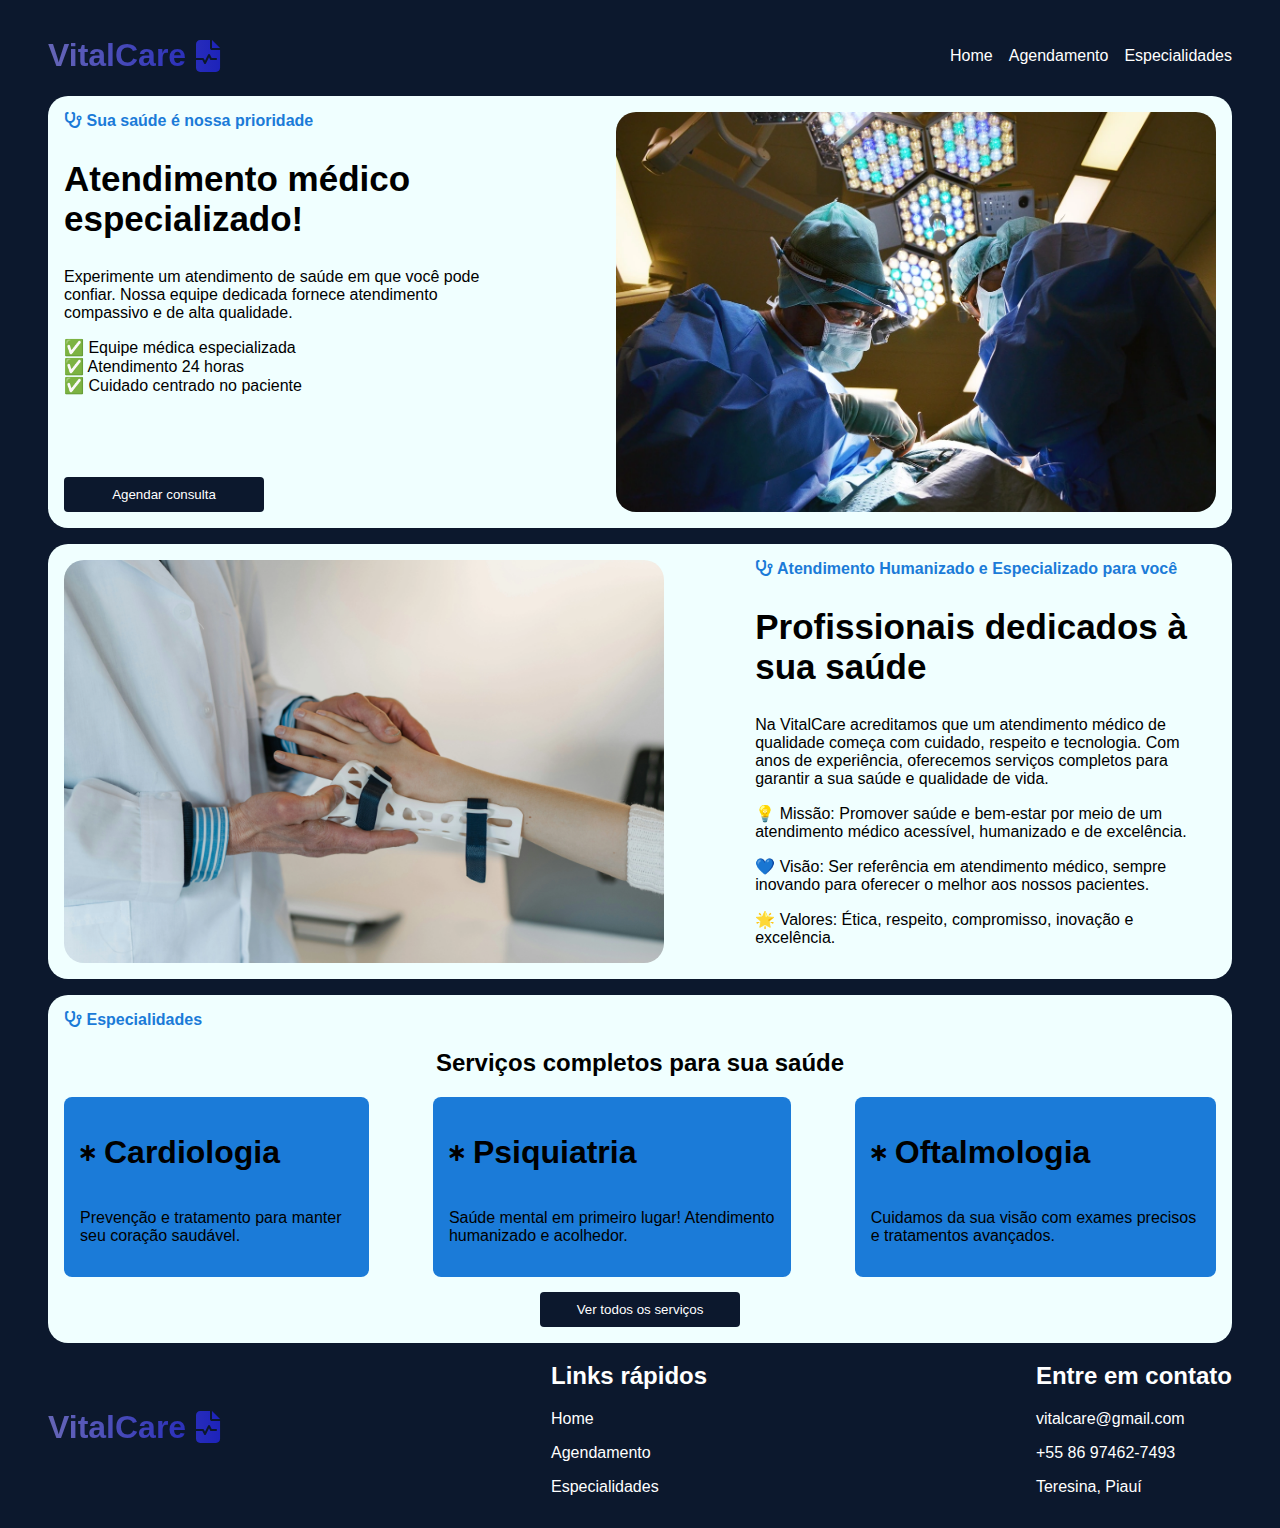
<file: index.html>
<!DOCTYPE html>
<html lang="en">
  <head>
    <meta
      name="description"
      content="A VitalCare oferece atendimento médico especializado e humanizado. Marque sua consulta com nossos especialistas em oftalmologia, psiquiatria e cardiologia. Sua saúde é nossa prioridade!"
    />
    <meta
      name="keywords"
      content="clínica médica, oftalmologia, psiquiatria, cardiologia, atendimento médico, agendamento online, saúde, médicos especialistas"
    />
    <meta name="robots" content="index, follow" />
    <meta charset="UTF-8" />
    <meta name="viewport" content="width=device-width, initial-scale=1.0" />
    <link rel="stylesheet" href="style.css" media="all" />
    <link
      rel="stylesheet"
      href="https://cdnjs.cloudflare.com/ajax/libs/font-awesome/6.4.2/css/all.min.css"
      media="all"
    />
    <title>VitalCare</title>
  </head>
  <body class="container">
    <header>
      <div class="logo">
        <h1>VitalCare</h1>
        <i class="fa-solid fa-file-waveform"></i>
      </div>

      <nav>
        <ul class="menu">
          <li>
            <a href="#home">Home</a>
          </li>
          <li>
            <a target="_self" href="./pages/contato/index.html">Agendamento</a>
          </li>
          <li>
            <a target="_self" href="./pages/especialidades/index.html"
              >Especialidades</a
            >
          </li>
        </ul>
      </nav>
    </header>

    <main id="home">
      <section class="hero">
        <div class="section-text">
          <div>
            <div class="mini-title">
              <i class="fa-solid fa-stethoscope"></i>
              <span>Sua saúde é nossa prioridade</span>
            </div>
            <h2>Atendimento médico especializado!</h2>
            <p>
              Experimente um atendimento de saúde em que você pode confiar.
              Nossa equipe dedicada fornece atendimento compassivo e de alta
              qualidade.
            </p>
            <div class="benefits">
              <span>✅ Equipe médica especializada</span>
              <span>✅ Atendimento 24 horas</span>
              <span>✅ Cuidado centrado no paciente</span>
            </div>
          </div>

          <a target="_self" href="./pages/contato/index.html">
            <button>Agendar consulta</button>
          </a>
        </div>

        <img
          src="./images/doctor.webp"
          alt="médico fazendo cirúrgia"
          width="600"
          loading="lazy"
        />
      </section>

      <section class="about-us">
        <div class="section-text">
          <div>
            <div class="mini-title">
              <i class="fa-solid fa-stethoscope"></i>
              <span>Atendimento Humanizado e Especializado para você</span>
            </div>
            <h2>Profissionais dedicados à sua saúde</h2>
            <p>
              Na VitalCare acreditamos que um atendimento médico de qualidade
              começa com cuidado, respeito e tecnologia. Com anos de
              experiência, oferecemos serviços completos para garantir a sua
              saúde e qualidade de vida.
            </p>

            <div>
              <p>
                💡 Missão: Promover saúde e bem-estar por meio de um atendimento
                médico acessível, humanizado e de excelência.
              </p>
              <p>
                💙 Visão: Ser referência em atendimento médico, sempre inovando
                para oferecer o melhor aos nossos pacientes.
              </p>
              <p>
                🌟 Valores: Ética, respeito, compromisso, inovação e excelência.
              </p>
            </div>
          </div>
        </div>

        <img
          src="./images/doctor3.webp"
          alt="Médico ajudando paciente"
          width="600"
          loading="lazy"
        />
      </section>

      <section class="services-section">
        <div class="mini-title">
          <i class="fa-solid fa-stethoscope"></i>
          <span>Especialidades</span>
        </div>
        <div class="services-text">
          <h2>Serviços completos para sua saúde</h2>

          <div class="services">
            <div class="service">
              <div class="service-title">
                <i class="fa-solid fa-star-of-life"></i>
                <h1>Cardiologia</h1>
              </div>
              <p>Prevenção e tratamento para manter seu coração saudável.</p>
            </div>
            <div class="service">
              <div class="service-title">
                <i class="fa-solid fa-star-of-life"></i>
                <h1>Psiquiatria</h1>
              </div>
              <p>
                Saúde mental em primeiro lugar! Atendimento humanizado e
                acolhedor.
              </p>
            </div>
            <div class="service">
              <div class="service-title">
                <i class="fa-solid fa-star-of-life"></i>
                <h1>Oftalmologia</h1>
              </div>
              <p>
                Cuidamos da sua visão com exames precisos e tratamentos
                avançados.
              </p>
            </div>
          </div>

          <a target="_self" href="./pages/especialidades/index.html">
            <button>Ver todos os serviços</button>
          </a>
        </div>
      </section>
    </main>

    <footer>
      <div class="logo">
        <h1>VitalCare</h1>
        <i class="fa-solid fa-file-waveform"></i>
      </div>

      <div>
        <h2>Links rápidos</h2>
        <nav>
          <ul class="menu menu-footer">
            <li>
              <a href="#home">Home</a>
            </li>
            <li>
              <a target="_self" href="./pages/contato/index.html"
                >Agendamento</a
              >
            </li>
            <li>
              <a target="_self" href="./pages/especialidades/index.html"
                >Especialidades</a
              >
            </li>
          </ul>
        </nav>
      </div>

      <div>
        <h2>Entre em contato</h2>
        <ul class="menu menu-footer">
          <li>vitalcare@gmail.com</li>
          <li>+55 86 97462-7493</li>
          <li>Teresina, Piauí</li>
        </ul>
      </div>
    </footer>
  </body>
</html>
</file>
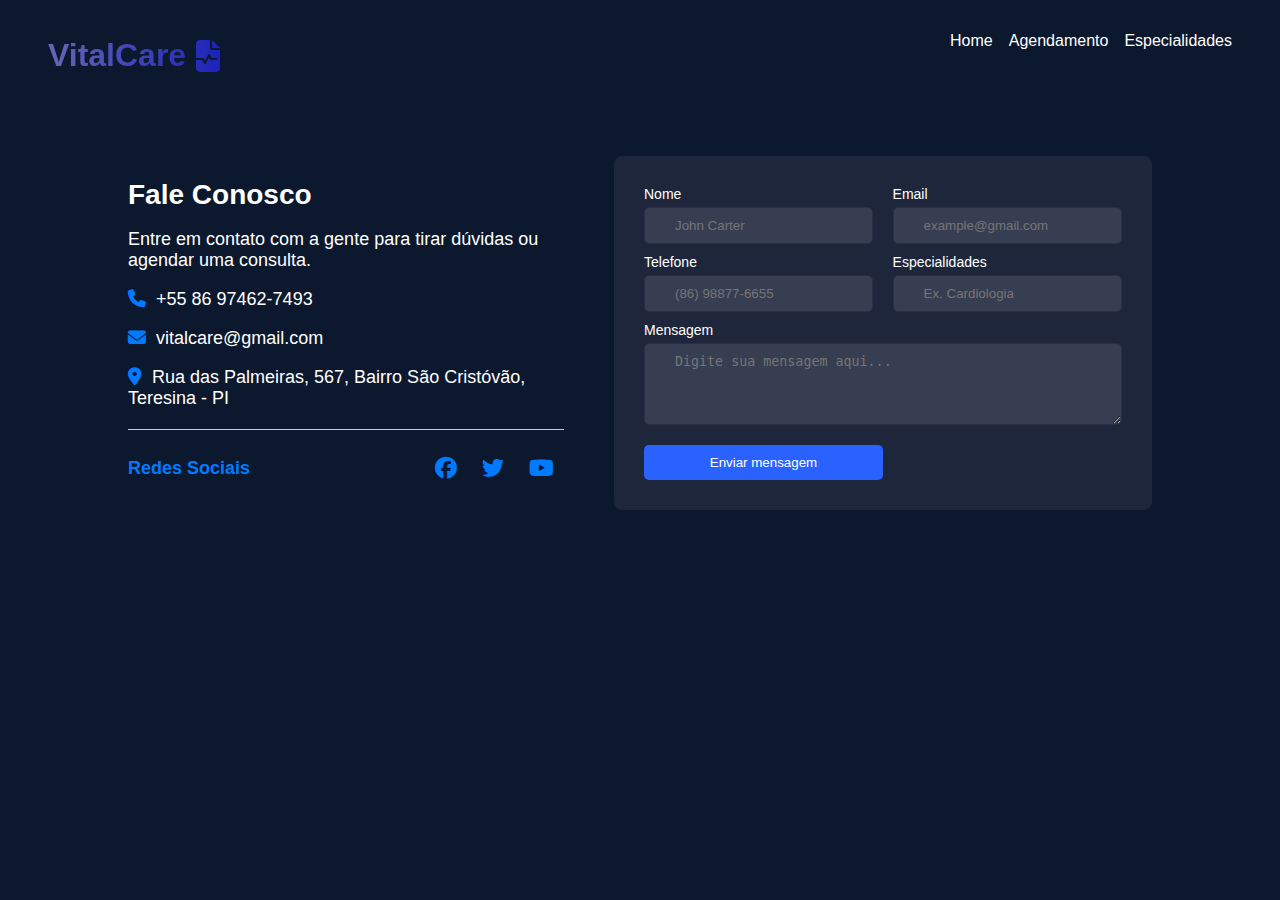
<file: pages/contato/index.html>
<!DOCTYPE html>
<html lang="en">
  <head>
    <meta charset="UTF-8" />
    <meta name="viewport" content="width=device-width, initial-scale=1.0" />
    <link rel="stylesheet" href="style.css" />
    <link rel="preconnect" href="https://cdnjs.cloudflare.com" />
    <link rel="stylesheet" href="https://cdnjs.cloudflare.com/ajax/libs/font-awesome/6.4.2/css/all.min.css"/>
    <meta name="description" content="Entre em contato com a VitalCare para agendar consultas e tirar dúvidas sobre nossos serviços de saúde." />
    <meta name="keywords" content="vitalcare, agendamento, consulta, saúde, Teresina, especialidades" />
    <meta name="author" content="VitalCare" />
    <title>Contatos</title>
  </head>

  <body class="container">
    <header>
      <div class="logo">
        <h1>VitalCare</h1>
        <i class="fa-solid fa-file-waveform"></i>
      </div>

      <nav>
        <ul class="menu">
          <li>
            <a target="_self" href="../../index.html">Home</a>
          </li>
          <li>
            <a target="_self" href="index.html">Agendamento</a>
          </li>
          <li>
            <a target="_self" href="../especialidades/index.html">Especialidades</a>
          </li>
        </ul>
      </nav>
    </header>

    <main>
        <section class="contact">
          <div class="contact-info">
                <h2>Fale Conosco</h2>
                <p>Entre em contato com a gente para tirar dúvidas ou agendar uma consulta.</p>
                <p><i class="fa-solid fa-phone"></i>+55 86 97462-7493</p>
                <p><i class="fa-solid fa-envelope"></i>vitalcare@gmail.com</p>
                <p><i class="fa-solid fa-location-dot"></i>Rua das Palmeiras, 567, Bairro São Cristóvão, Teresina - PI</p> 
                
              <div class="social-media">
              <hr>
              <div class="social-container">
               <h3>Redes Sociais</h3>
                <div class="icons">
                  <a href="#"><i class="fa-brands fa-facebook"></i></a>
                  <a href="#"><i class="fa-brands fa-twitter"></i></a>
                  <a href="#"><i class="fa-brands fa-youtube"></i></a>
                </div>
              </div>
            </div>
          </div>
    
        <section class="contact-form">
          <form>
            <div class="form-group">
              <div class="input-box">
                <label for="name">Nome</label>
                <input type="text" id="name" placeholder="John Carter" required>
              </div>
             <div class="input-box">
                <label for="email">Email</label>
                <input type="email" id="email" placeholder="example@gmail.com" required>
             </div>
           </div>
          
          <div class="form-group">
            <div class="input-box">
              <label for="phone">Telefone</label>
              <input type="tel" id="phone" placeholder="(86) 98877-6655" required>
            </div>
            <div class="input-box">
              <label for="specialists">Especialidades</label>
              <input type="text" id="specialists" placeholder="Ex. Cardiologia" required>
            </div>
          </div>
          
          <div class="input-box full-width">
            <label for="message">Mensagem</label>
            <textarea id="message" placeholder="Digite sua mensagem aqui..." rows="4" required></textarea>
          </div>
          <button type="submit" class="btn">Enviar mensagem</button>
        </form>
      </section>
      </section>
    </main>
  </body>
</html>
</file>
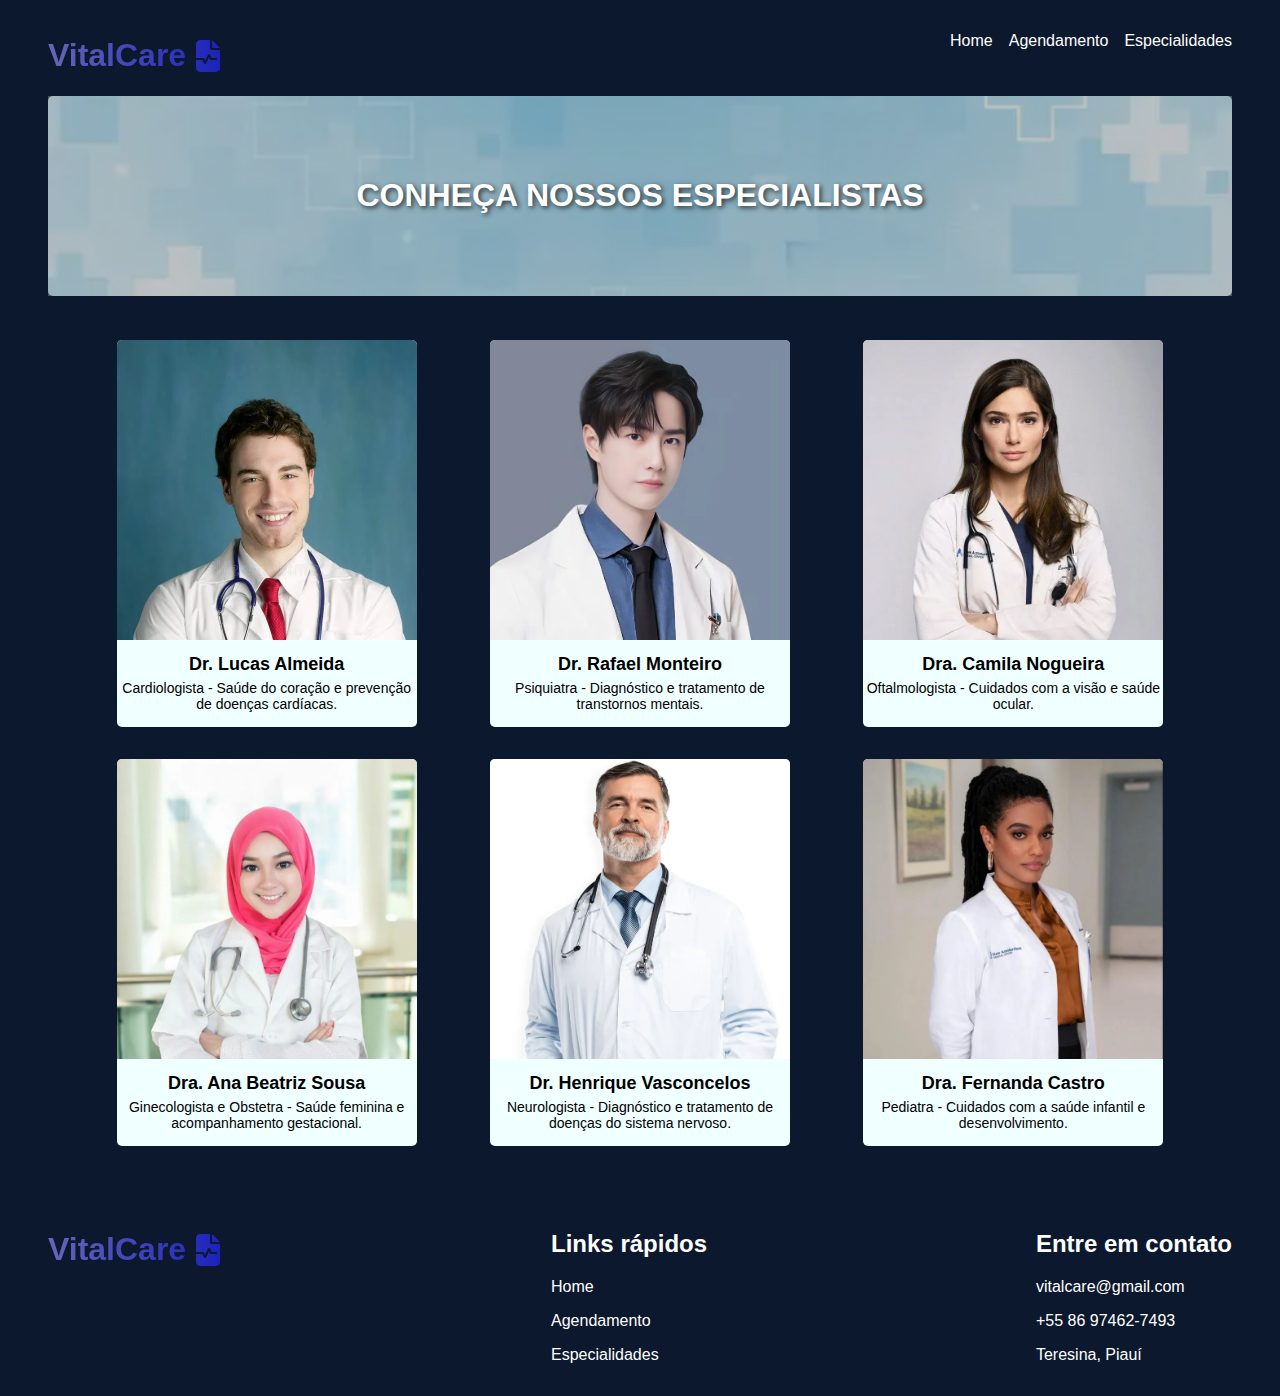
<file: pages/especialidades/index.html>
<!DOCTYPE html>
<html lang="en">
  <head>
    <meta charset="UTF-8" />
    <meta name="viewport" content="width=device-width, initial-scale=1.0" />
    <link rel="stylesheet" href="style.css" />
    <link rel="preconnect" href="https://cdnjs.cloudflare.com" />
    <link rel="stylesheet" href="https://cdnjs.cloudflare.com/ajax/libs/font-awesome/6.4.2/css/all.min.css"/>
    <meta name="description" content="Conheça os especialistas da VitalCare e marque sua consulta com os melhores profissionais de saúde.">
    <meta name="keywords" content="saúde, médicos, especialidades médicas, cardiologista, pediatra, neurologista, psiquiatra">
    <meta name="author" content="VitalCare">
    <meta name="robots" content="index, follow">
    <title>Especialidades</title>
  </head>
  <body class="container">
     <header>
      <div class="logo">
        <h1>VitalCare</h1>
        <i class="fa-solid fa-file-waveform"></i>
      </div>

      <nav>
        <ul class="menu">
          <li>
            <a target="_self" href="../../index.html">Home</a>
          </li>
          <li>
            <a target="_self" href="../contato/index.html">Agendamento</a>
          </li>
          <li>
            <a target="_self" href="index.html">Especialidades</a>
          </li>
        </ul>
      </nav>
    </header>

    <main>
      <section class="specialist-banner">
        <div class="overlay">
          <h2>Conheça nossos especialistas</h2>
        </div>
      </section>

      <section class="specialists">
        <div class="row">
          <div class="card">
            <img src="../../images/esp1.webp" alt="Dr. Lucas Almeida" />
            <h3>Dr. Lucas Almeida</h3>
            <p>Cardiologista - Saúde do coração e prevenção de doenças cardíacas.</p>
          </div>
          <div class="card">
            <img src="../../images/esp2.webp" alt="Dr. Rafael Monteiro" />
            <h3>Dr. Rafael Monteiro</h3>
            <p>Psiquiatra - Diagnóstico e tratamento de transtornos mentais.</p>
          </div>
          <div class="card">
            <img src="../../images/esp3.webp" alt="Dra. Camila Nogueira" />
            <h3>Dra. Camila Nogueira</h3>
            <p>Oftalmologista - Cuidados com a visão e saúde ocular.</p>
          </div>
        </div>
        <div class="row">
          <div class="card">
            <img src="../../images/esp4.webp" alt="Dra. Ana Beatriz Sousa" />
            <h3>Dra. Ana Beatriz Sousa</h3>
            <p>Ginecologista e Obstetra - Saúde feminina e acompanhamento gestacional.</p>
          </div>
          <div class="card">
            <img src="../../images/esp5.webp" alt="Dr. Henrique Vasconcelos" />
            <h3>Dr. Henrique Vasconcelos</h3>
            <p>Neurologista - Diagnóstico e tratamento de doenças do sistema nervoso.</p>
          </div>
          <div class="card">
            <img src="../../images/esp6.webp" alt="Dra. Fernanda Castro" />
            <h3>Dra. Fernanda Castro</h3>
            <p>Pediatra - Cuidados com a saúde infantil e desenvolvimento.</p>
          </div>
        </div>
      </section>
    </main>
    
    <footer>
      <div class="logo">
        <h1>VitalCare</h1>
        <i class="fa-solid fa-file-waveform"></i>
      </div>

      <div>
        <h2>Links rápidos</h2>
        <ul class="menu menu-footer">
          <li>
            <a target="_self" href="../../index.html">Home</a>
          </li>
          <li>
            <a target="_self" href="../contato/index.html">Agendamento</a>
          </li>
          <li>
            <a target="_self" href="index.html"
              >Especialidades</a
            >
          </li>
        </ul>
      </div>

      <div>
        <h2>Entre em contato</h2>
        <ul class="menu menu-footer">
          <li>vitalcare@gmail.com</li>
          <li>+55 86 97462-7493</li>
          <li>Teresina, Piauí</li>
        </ul>
      </div>
    </footer>
  </body>
</html>
</file>
<file: style.css>
body {
    margin: 0px;
    padding: 0px;
    box-sizing: border-box;
}

.container {
    background-color: #0c182d;
    font-family: "Segoe UI", Tahoma, Geneva, Verdana, sans-serif;
    padding: 1rem 3rem;
    max-width: 2000px;
    margin: 0 auto;
}

.logo {
    display: flex;
    gap: 0.5rem;
    align-items: center;
    background: #07070D;
    background: linear-gradient(to right, #6666b7 0%, #1c22bb 100%);
    -webkit-background-clip: text;
    -webkit-text-fill-color: transparent;

}

.logo i {
    font-size: 2rem;
}

header,
footer {
    display: flex;
    justify-content: space-between;
    color: white;
    align-items: center
}

.menu {
    display: flex;
    gap: 1rem;
    list-style: none;
}

.menu a {
    text-decoration: none;
    color: white;
}

.menu a:hover {
    background: linear-gradient(to right, #6666b7 0%, #1c22bb 100%);
    -webkit-background-clip: text;
    -webkit-text-fill-color: transparent;
    text-shadow: 4px 4px 13px rgba(79, 120, 202, 0.6);
}

main {
    overflow: hidden;
}

.hero,
.about-us,
.services-section {
    border-radius: 20px;
    background-color: azure;
    padding: 1rem;
}

.hero {
    display: flex;
    justify-content: space-between;
    gap: 0.5rem;
}

.section-text {
    max-width: 40%;
    display: flex;
    flex-direction: column;
    justify-content: space-between;
}

.mini-title {
    color: #1b7bd8;
    font-weight: bolder;
}


.section-text h2 {
    font-size: 35px;
}

.benefits {
    display: flex;
    flex-direction: column;
}

img {
    border-radius: 20px;
}

.about-us {
    display: flex;
    flex-direction: row-reverse;
    justify-content: space-between;
    margin: 1rem 0;
    gap: 0.5rem;
}

.services-text {
    display: flex;
    flex-direction: column;
    align-items: center;
}

.services {
    display: flex;
    gap: 4rem;
    justify-content: center;
}

.service {
    background-color: #1b7bd8;
    border-radius: 8px;
    padding: 1rem;

}

.service-title {
    display: flex;
    align-items: center;
    gap: 0.5rem;
}

footer .menu-footer {
    display: flex;
    flex-direction: column;
    justify-content: start;
    padding: 0;
}

button {
    background-color: #0c182d;
    color: white;
    border: none;
    padding: 10px;
    border-radius: 4px;
    cursor: pointer;
    margin-top: 15px;
    transition: background 0.3s ease;
    width: 200px;
}

button:hover {
    background-color: #1b7bd8;
    box-shadow: 4px 4px 13px rgba(19, 16, 116, 0.6);
}

@media (max-width: 1024px) {
    .container {
        padding: 1rem;
    }

    .hero,
    .about-us,
    .services-section {
        flex-direction: column;
        align-items: center;
    }

    .section-text {
        max-width: 80%;
        text-align: center;
    }

    .menu {

        align-items: center;
    }
}

@media (max-width: 768px) {

    img {
        display: none;
    }

    header,
    footer {
        flex-direction: column;
        align-items: center;
        text-align: center;
    }

    footer .menu-footer {
        flex-direction: row;
    }


    .section-text {
        max-width: 100%;
    }

    .services {
        flex-direction: column;
    }
}

@media (max-width: 480px) {
    .container {
        padding: 1rem;
    }

    .hero img,
    .about-us img {
        width: 100%;
    }

    .menu a {
        font-size: 14px;
    }

    button {
        width: 100%;
    }
}
</file>
<file: pages/contato/style.css>
body {
    margin: 0px;
    padding: 0px;
    box-sizing: border-box;
}

.container {
    background-color: #0c182d;
    font-family: "Segoe UI", Tahoma, Geneva, Verdana, sans-serif;
    padding: 1rem 3rem;
    max-width: 2000px;
    margin: 0 auto;
}

.logo {
    display: flex;
    gap: 0.5rem;
    align-items: center;
    background: #07070D;
    background: linear-gradient(to right, #6666b7 0%, #1c22bb 100%);
    background-clip: text;
    -webkit-text-fill-color: transparent;
}

.logo i {
    font-size: 2rem;
}

header {
    display: flex;
    justify-content: space-between;
    color: white;
    align-items: flex-start;
}

.menu {
    display: flex;
    gap: 1rem;
    list-style: none;
}

.menu a {
    text-decoration: none;
    color: white;
}

.menu a:hover {
    background: linear-gradient(to right, #6666b7 0%, #1c22bb 100%);
    background-clip: text;
    -webkit-text-fill-color: transparent;
    text-shadow: 4px 4px 13px rgba(79, 120, 202, 0.6);
}

.contact {
    display: flex;
    justify-content: space-around;
    align-items: top;
    padding: 60px 80px; 
    gap: 50px; 
}

.contact-info {
    width: 50%;
    
}

.contact-info h2 {
    font-size: 28px;
    color: #ffffff;
    margin-bottom: 15px;
}

.contact-info p {
    font-size: 18px;
    color: #ffffff;
    margin-bottom: 10px;
}

.contact-info i {
    color: #007bff;
    margin-right: 10px;
}

.contact-form {
    max-width: 550px;
    background-color: #1e263b;
    padding: 30px;
    border-radius: 8px;
}

.form-group {
    display: flex;
    justify-content: space-between;
}

.input-box {
    display: flex;
    flex-direction: column;
    width: 48%;
    margin-bottom: 10px;
}

.input-box label {
    font-size: 14px;
    color: white;
    margin-bottom: 5px;
}

.input-box input,
.input-box textarea {
    background-color: #373e51;
    border: 1px solid #2a2e47;
    padding: 10px 30px;
    color: #fff;
    border-radius: 5px;
    outline: none;
}

.full-width {
    width: 100%;
}

.btn {
    width: 50%;
    background-color: #2962ff;
    color: #fff;
    padding: 10px;
    border: none;
    border-radius: 5px;
    cursor: pointer;
    margin-top: 10px;
}

.btn:hover {
    background-color: #1c4fd1;
}

.social-media {
    margin-top: 20px;
}

.social-media hr {
    border: none;
    height: 1px;
    background: #ccc;
    margin-bottom: 10px;
}

.social-container {
    display: flex;
    justify-content: space-between;
    align-items: center;
}

.social-container h3 {
    font-size: 18px;
    color: #007bff;
}

.social-container .icons {
    display: flex;
    gap: 15px;
}

.social-container .icons a {
    text-decoration: none;
    font-size: 22px;
}

.social-container .icons a:hover {
    color: #007bff;
}


@media (max-width: 1024px) {
    .menu {
        align-items: center;
    }

    .logo i {
        font-size: 1.5rem;
    }

    .contact {
        padding: 40px 20px;
        gap: 20px;
        flex-direction: column;
    }

    .contact-info {
        width: 100%;
        text-align: left;
        margin-top: -20px;
    }

    .contact-form {
        width: 100%;
        max-width: 500px;
    }

    .contact-info h2 {
        font-size: 26px;
    }

    .contact-info p {
        font-size: 16px;
    }
}

@media (max-width: 600px) {
    .contact {
        padding: 30px 15px;
        flex-direction: column;
    }

    .contact-info h2 {
        font-size: 24px;
    }

    .contact-info p {
        font-size: 14px;
    }

    .contact-form {
        padding: 20px;
        width: 100%;
    }

    .btn {
        width: 100%;
    }

    header {
        flex-direction: column;
        align-items: center;
        text-align: center;
    }
}
</file>
<file: pages/especialidades/style.css>
body {
    margin: 0px;
    padding: 0px;
    box-sizing: border-box;
}

.container {
    background-color: #0c182d;
    font-family: "Segoe UI", Tahoma, Geneva, Verdana, sans-serif;
    padding: 1rem 3rem;
    max-width: 2000px;
    margin: 0 auto;
}

.logo {
    display: flex;
    gap: 0.5rem;
    align-items: center;
    background: #07070D;
    background: linear-gradient(to right, #6666b7 0%, #1c22bb 100%);
    background-clip: text;
    -webkit-text-fill-color: transparent;
}

.logo i {
    font-size: 2rem;
}

header,
footer {
    display: flex;
    justify-content: space-between;
    color: white;
    align-items: flex-start;
}

.menu {
    display: flex;
    gap: 1rem;
    list-style: none;
}

.menu a {
    text-decoration: none;
    color: white;
}

.menu a:hover {
    background: linear-gradient(to right, #6666b7 0%, #1c22bb 100%);
    background-clip: text;
    -webkit-text-fill-color: transparent;
    text-shadow: 4px 4px 13px rgba(79, 120, 202, 0.6);
}

.specialist-banner {
    position: relative;
    width: 100%;
    height: 200px; 
    background-image: url('../../images/banner.webp'); 
    background-size: cover;
    background-position: center;
    border-radius: 5px;
    margin-bottom: 12px;
}

.overlay {
    position: absolute;
    top: 0;
    left: 0;
    width: 100%;
    height: 100%;
    background: rgba(136, 136, 136, 0.5);
    display: flex;
    justify-content: center;
    align-items: center;
}
  
  .overlay h2 {
    color: white;
    font-size: 2rem;
    text-transform: uppercase;
    text-shadow: 2px 2px 5px rgba(0, 0, 0, 0.7);
}

.specialists {
    text-align: center;
    padding: 2rem 2rem;
  }
  
.row {
    display: flex;
    justify-content: space-around;
    margin-bottom: 2rem;
}
  
.card {
    width: 300px;
    background-color: azure;
    border-radius: 5px;
    overflow: hidden; 
    text-align: center;
    padding-bottom: 10px;
}

.card img {
    width: 100%;
    height: 300px; 
    object-fit: cover; 
    object-position: top;
}

.card h3 {
    margin: 10px 0 5px; 
    font-size: 18px;
    color: #000000;
}

.card p {
    font-size: 14px;
    color: #000000;
    margin: 5px 0;
}

footer .menu-footer {
    display: flex;
    flex-direction: column;
    justify-content: start;
    padding: 0;
    margin-top: 15px;
} 

@media (max-width: 1024px) {
    .container{
        padding: 1rem;
    }
    .specialist-banner {
        height: 150px;
    }

    .overlay h2 {
        font-size: 1.5rem;
    }

    .row {
        justify-content: space-evenly;
        gap: 1rem;
    }

    .card {
        width: 250px; /* Ajusta o tamanho dos cartões */
    }
    .menu {
        align-items: center;
    }

    .hero,
    .about-us,
    .services-section {
        flex-direction: column;
        align-items: center;
    }
}

@media (max-width: 768px) {
    .specialist-banner {
        height: 130px;
    }

    .overlay h2 {
        font-size: 1.2rem;
    }

    .row {
        justify-content: center;
        gap: 1rem;
    }

    .card {
        width: 200px; /* Ajusta o tamanho dos cartões para telas menores */
    }
    header, footer {
        flex-direction: column;
        align-items: center;
        text-align: center;
    }
    footer .menu-footer {
        flex-direction: row;
    }
}

@media (max-width: 480px) {
    .specialist-banner {
        height: 120px;
    }

    .overlay h2 {
        font-size: 1rem;
    }

    .row {
        flex-direction: column; /* Empilha os itens em telas muito pequenas */
        align-items: center;
        gap: 1rem;
    }

    .card {
        width: 90%; /* Deixa os cartões mais largos em telas pequenas */
        margin: 10px 0;
    }
}
</file>
